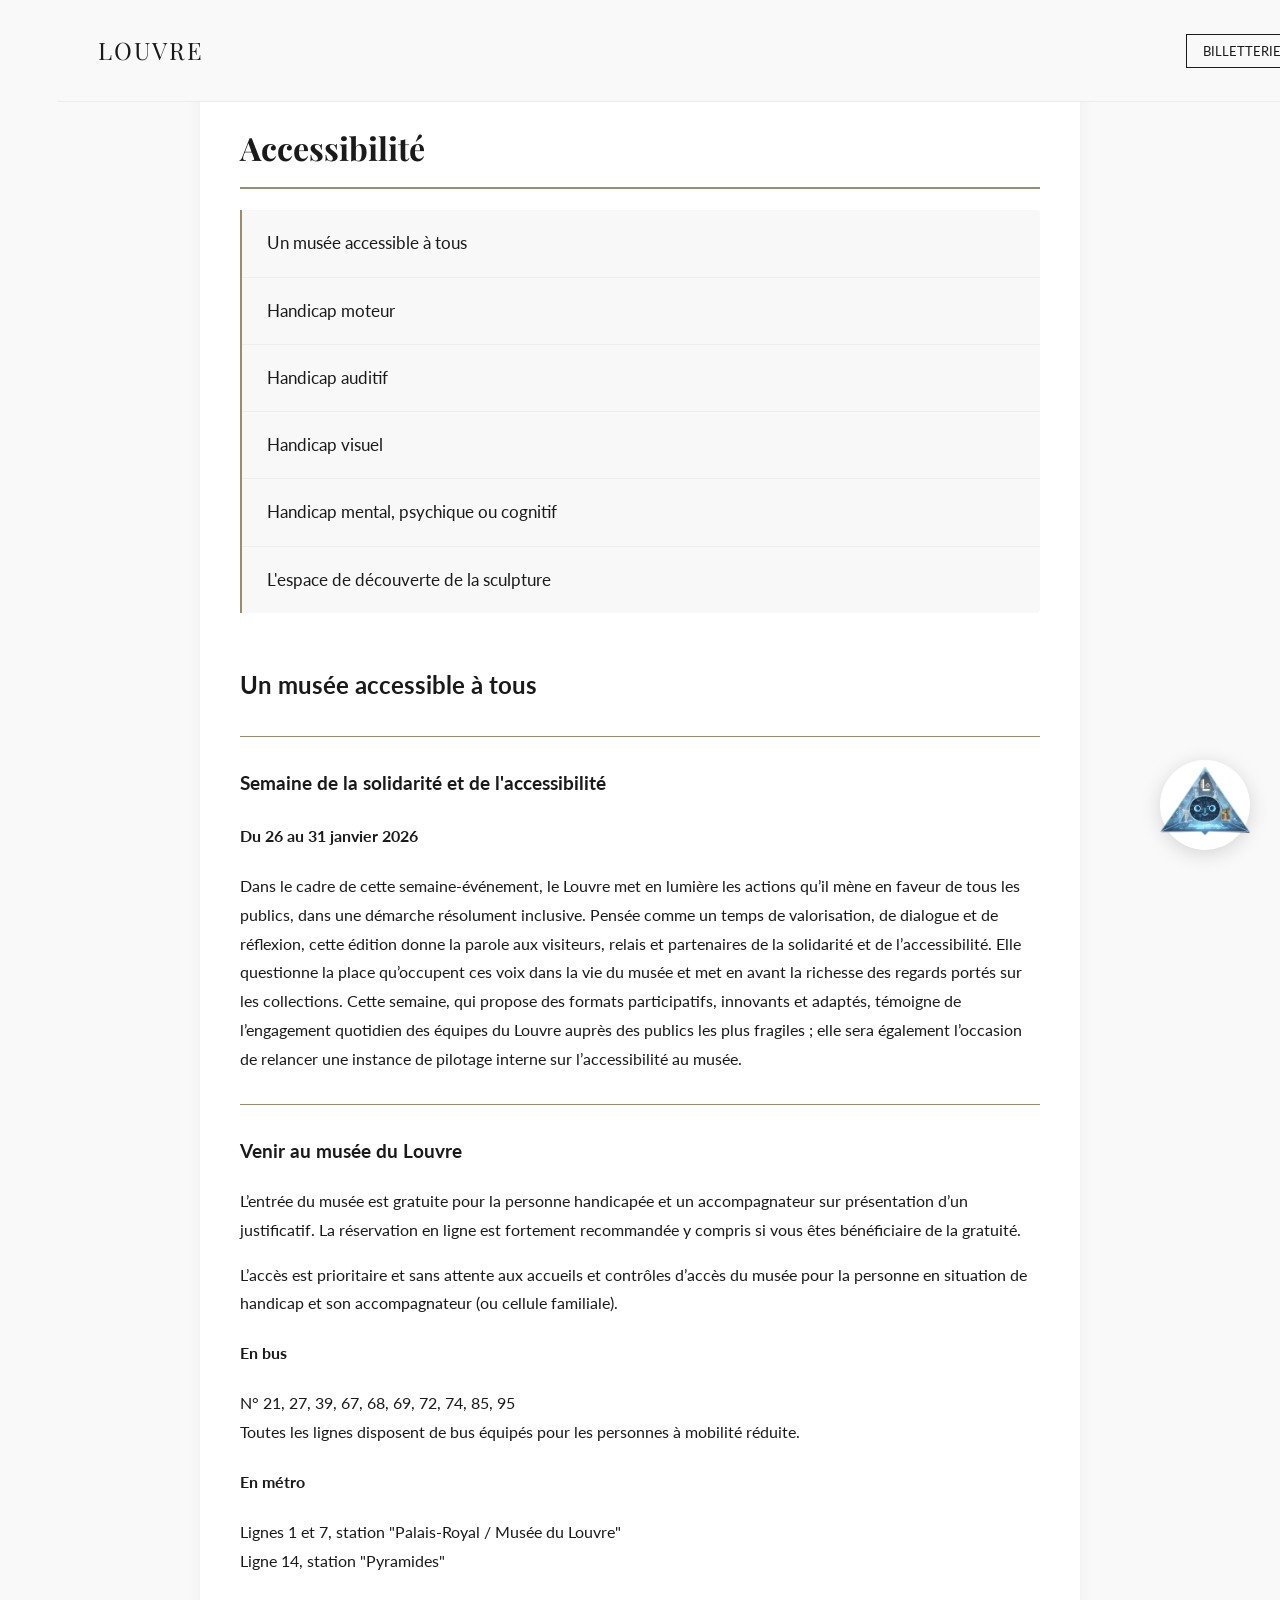
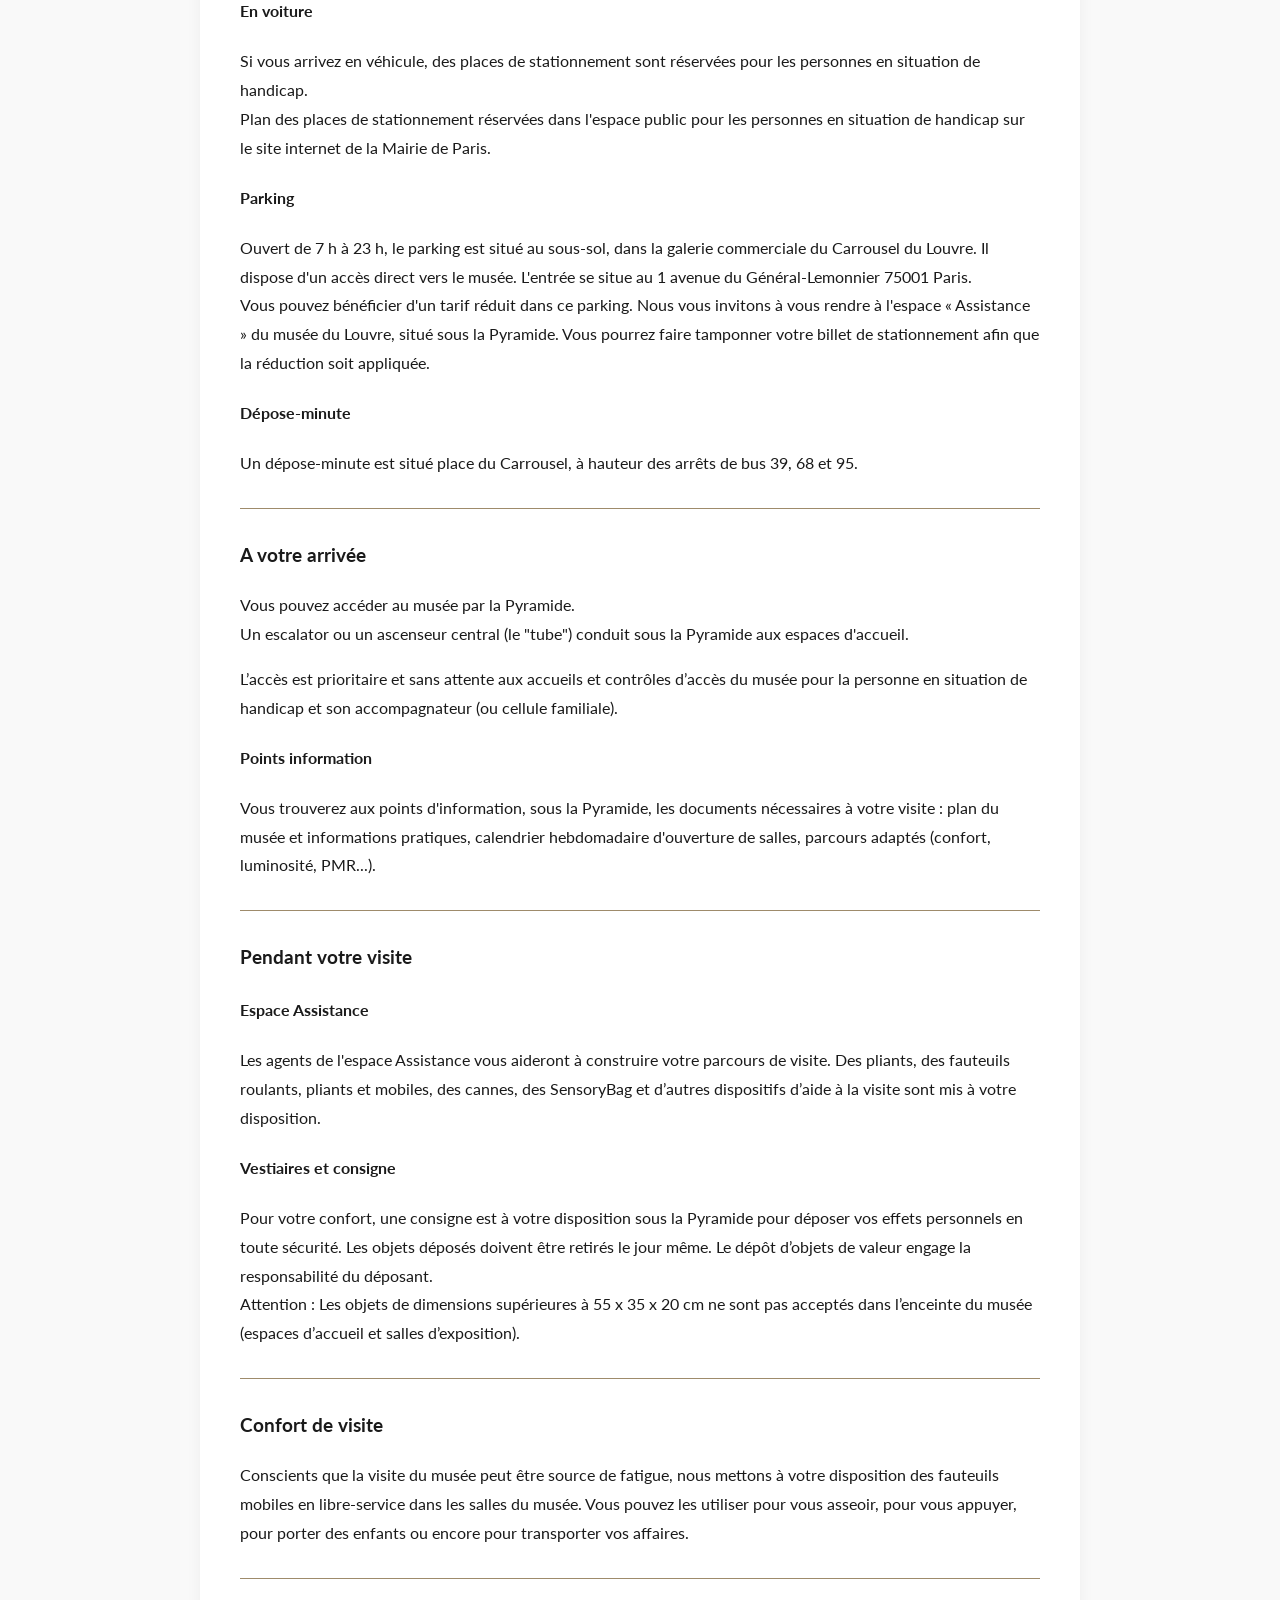
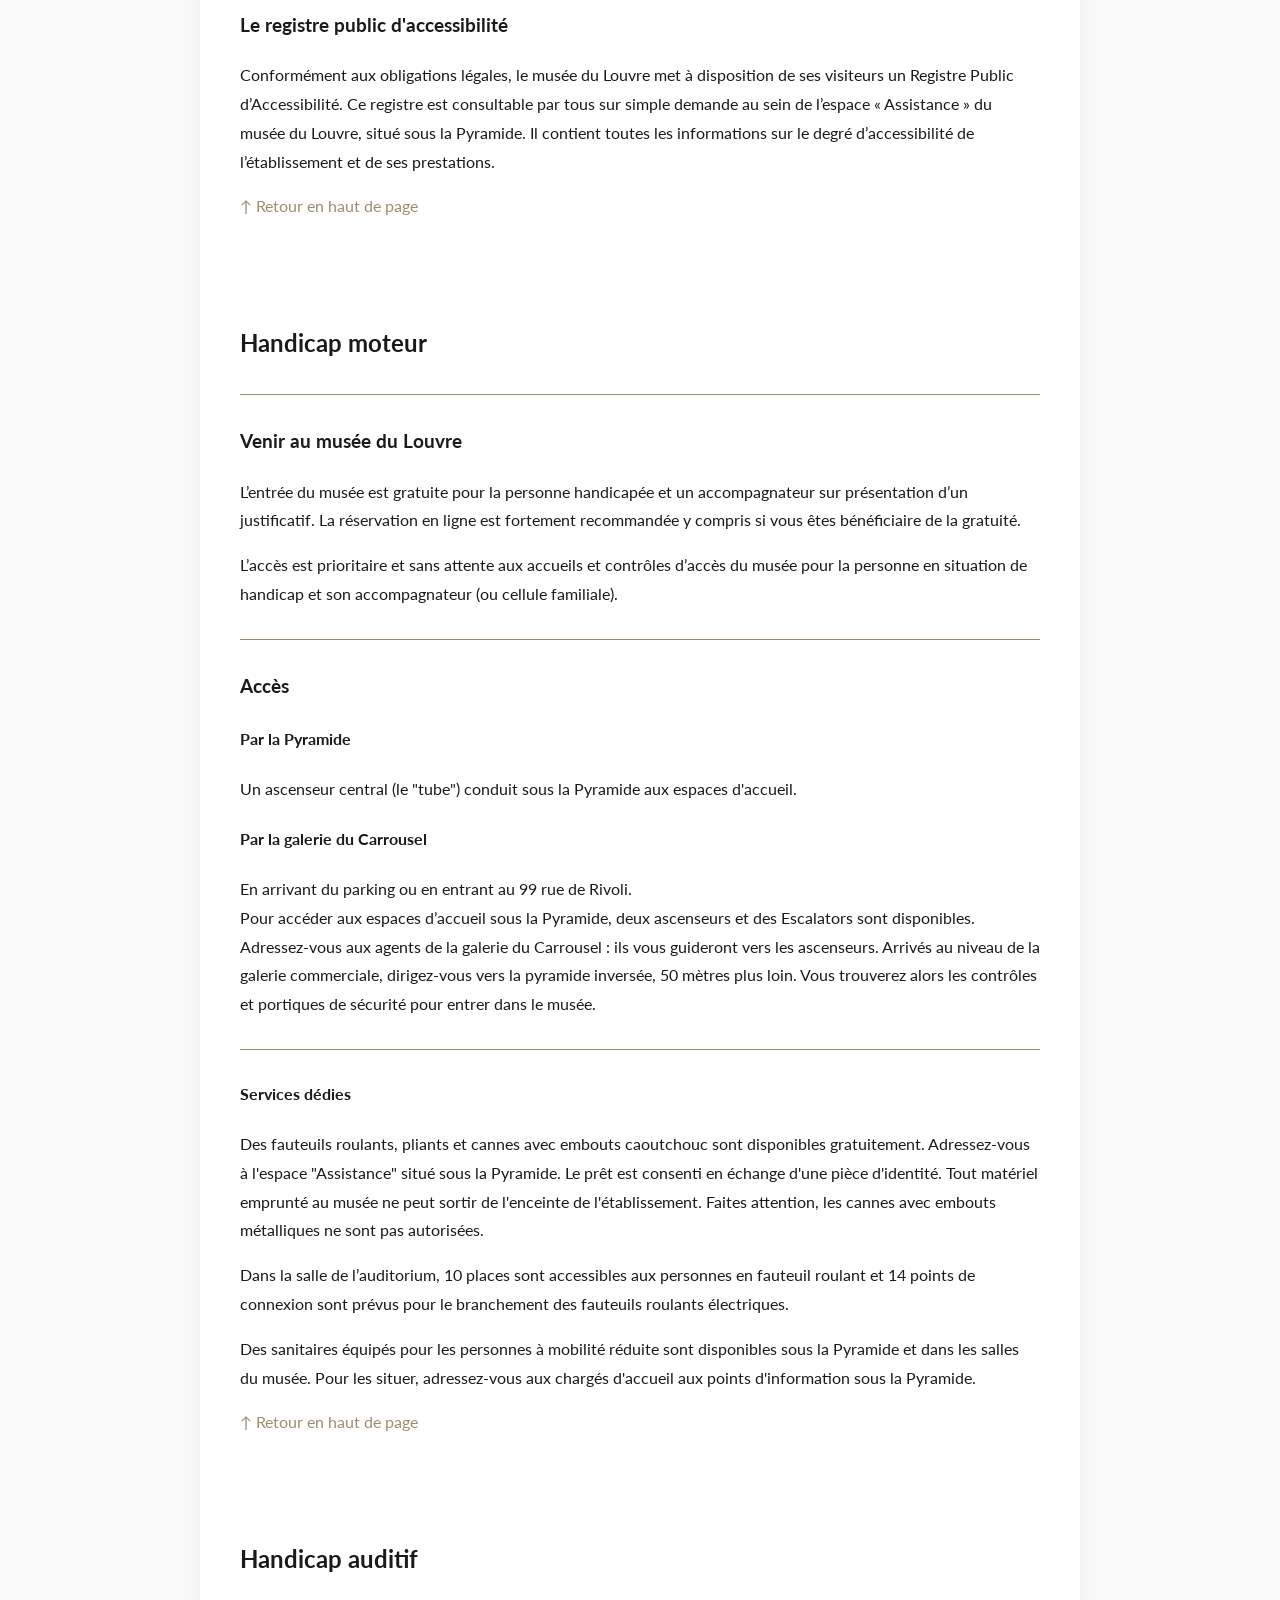
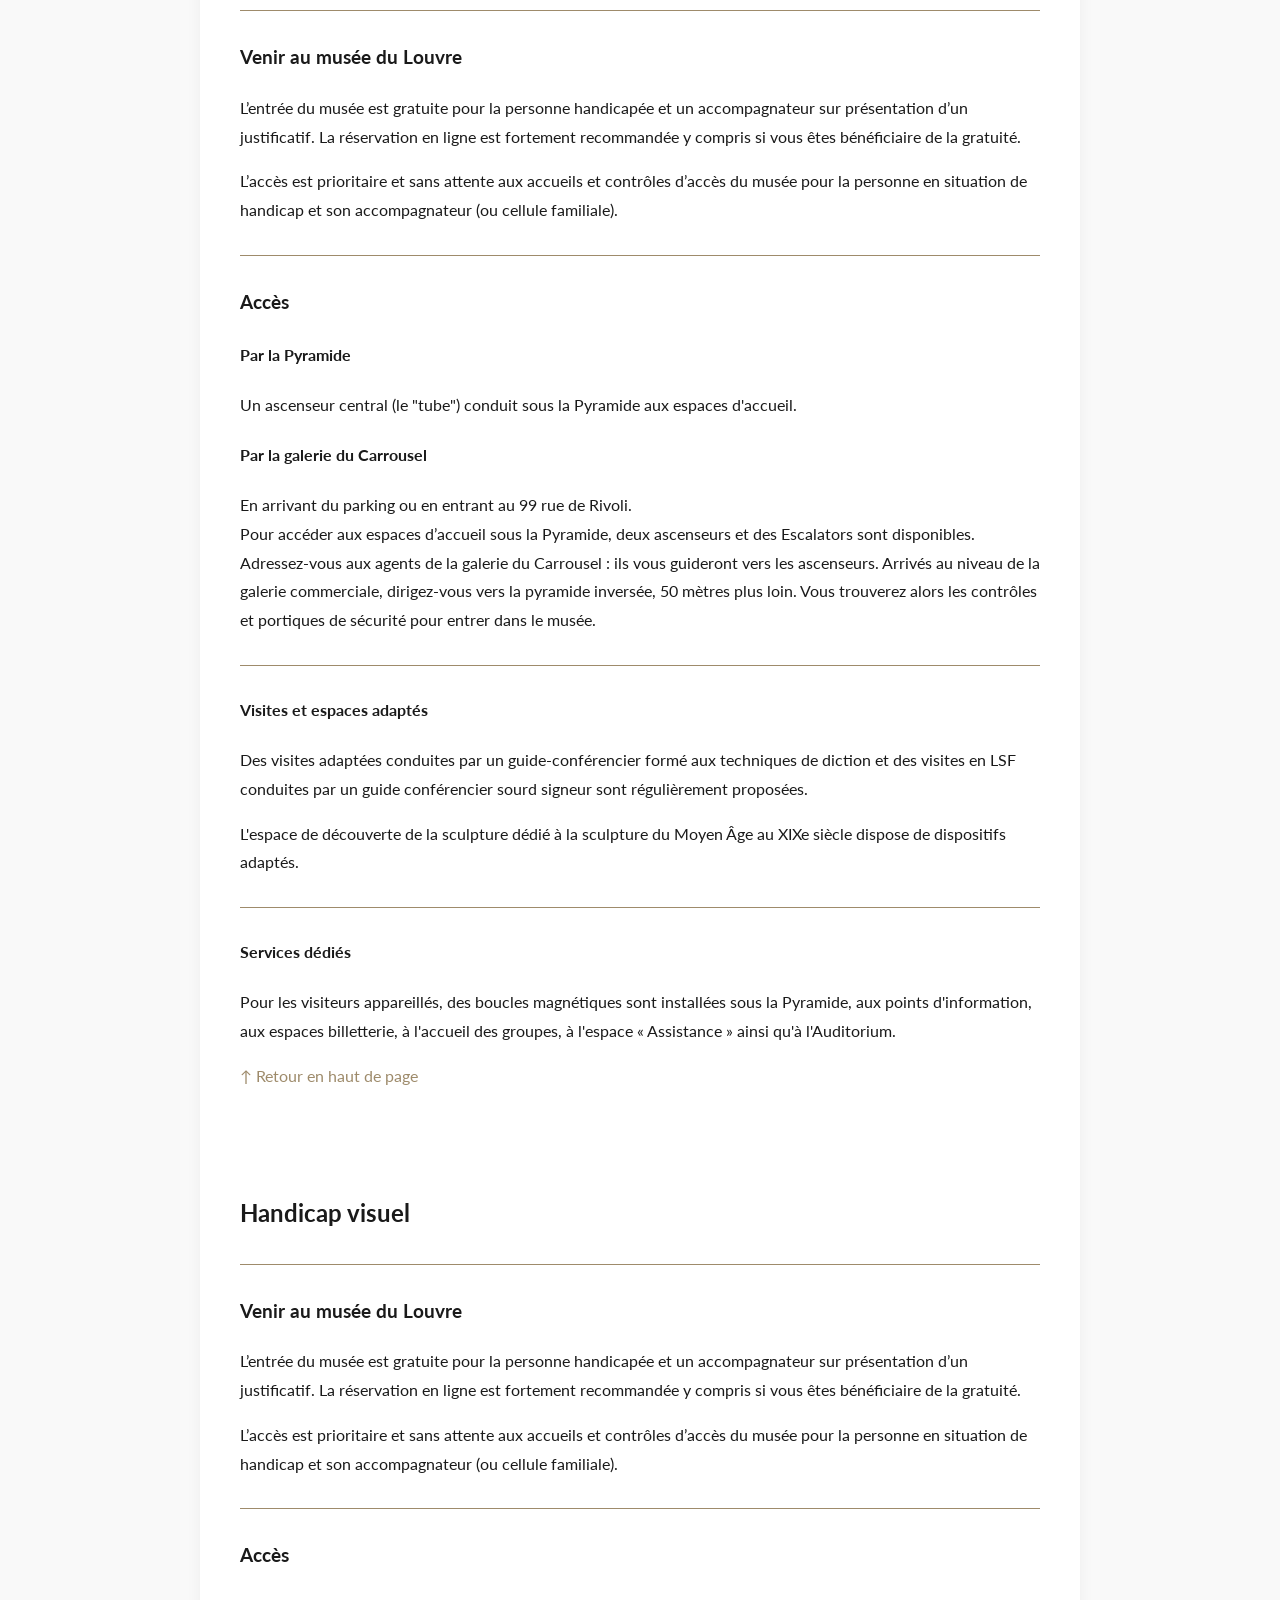
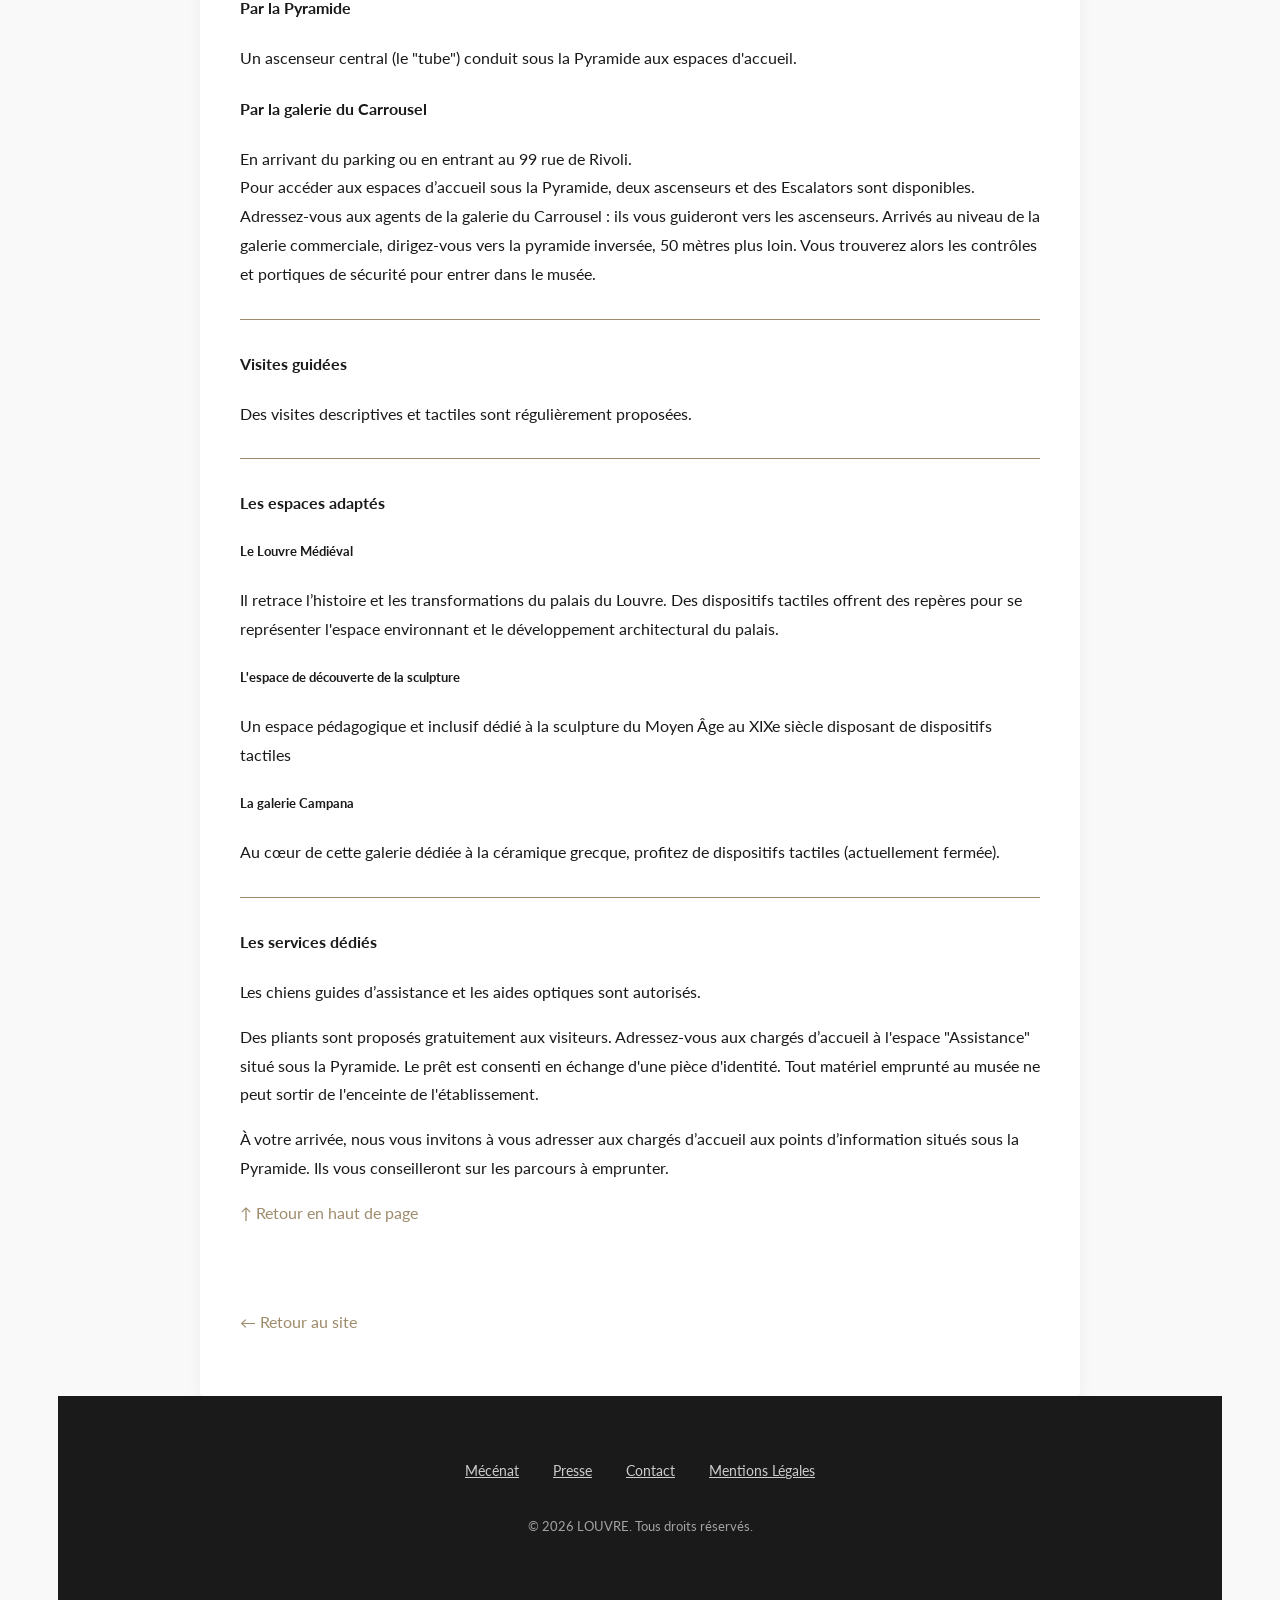
<file: public/accessibilite.html>
<!DOCTYPE html>
<html lang="fr">
<head>
    <meta charset="UTF-8">
    <title>Accessibilité - Louvre</title>
    <link href="https://fonts.googleapis.com/css2?family=Playfair+Display&family=Lato&display=swap" rel="stylesheet">
    <link rel="stylesheet" href="/public/chatbot.css">
    <link rel="stylesheet" href="/public/general.css">

    <style>
        body { font-family: 'Lato', sans-serif; background: #f9f9f9; color: #1a1a1a; padding: 50px; line-height: 1.8; }
        .container { max-width: 800px; margin: 0 auto; background: white; padding: 40px; border-radius: 4px; box-shadow: 0 4px 15px rgba(0,0,0,0.05); }
        h1 { font-family: 'Playfair Display', serif; border-bottom: 2px solid #9e8b6b; padding-bottom: 10px; }
        .back-link { display: inline-block; margin-bottom: 20px; color: #9e8b6b; text-decoration: none; }
        .price-table { width: 100%; border-collapse: collapse; margin-top: 20px; }
        .price-table td { padding: 10px; border-bottom: 1px solid #eee; }
        .price-table td:last-child { text-align: right; font-weight: bold; }
    
    /* Défilement fluide lors du clic */
        html {
            scroll-behavior: smooth;
        }

        .anchor-menu {
            background: #f8f8f8; /* Gris très clair comme sur l'image */
            border-left: 2px solid #9e8b6b; /* Barre d'accentuation plus fine */
            margin-bottom: 30px;
            border-radius: 0 4px 4px 0; /* Optionnel : arrondit légèrement les coins droits */
        }

        .anchor-menu ul {
            list-style: none;
            padding: 0;
            margin: 0;
        }

        .anchor-menu li a {
            display: block;
            padding: 18px 25px; /* Plus d'espace pour un look aéré */
            color: #1a1a1a;
            text-decoration: none;
            border-bottom: 1px solid #eeeeee; /* Ligne de séparation plus discrète */
            font-size: 1.05rem;
            transition: all 0.2s ease-in-out;
        }

        /* On retire la bordure pour le dernier élément du menu */
        .anchor-menu li:last-child a {
            border-bottom: none;
        }

        .anchor-menu li a:hover {
            background: #f0f0f0;
            padding-left: 30px; /* Petit effet de décalage au survol */
            color: #005a5a;
        }

        /* Espacement pour les sections cibles */
        .info-section {
            padding-top: 110px; /* Ajusté selon la hauteur de ton header fixe si tu en as un */
            margin-top: -110px;
            margin-bottom: 60px;
        }

        /*petite barre de séparation*/
        .separator {
            border: 0;
            height: 1px;
            background: #9e8b6b; /* Gris très clair pour ne pas alourdir le design */
            margin: 30px auto;   /* Espacement au-dessus et en-dessous de la barre */
            width: 100%;         /* Prend toute la largeur du conteneur */
        }
                header {
            position: fixed;
            top: 0;
            width: 100%;
            background: rgba(249, 249, 249, 0.95);
            padding: 20px 0;
            z-index: 1000;
            border-bottom: 1px solid rgba(0,0,0,0.05);
        }
        /* Pour aligner le logo à gauche et le menu à droite */
        .nav-container {
            max-width: 1200px; /* Ajustez selon votre variable --container-width */
            margin: 0 auto;
            display: flex;
            justify-content: space-between;
            align-items: center;
            padding: 0 20px;
        }

        /* Pour que la liste de navigation ne fasse pas de points noirs */
        .nav-container nav ul {
            display: flex;
            list-style: none;
            gap: 20px;
        }

        /* Style du bouton billetterie s'il est présent */
        .btn-billet {
            border: 1px solid #1a1a1a;
            padding: 8px 16px;
            font-size: 0.8rem;
            text-transform: uppercase;
            text-decoration: none;
            color: #1a1a1a;
        }
        .logo { font-family: var(--font-serif); font-size: 1.5rem; letter-spacing: 2px; text-transform: uppercase; }
        /* --- 7. FOOTER --- */
        footer {
            background: var(--text-color);
            color: var(--white);
            padding: 60px 20px;
            text-align: center;
        }
        
        .footer-links { margin-bottom: 30px; }
        .footer-links a { color: #ccc; margin: 0 15px; font-size: 0.9rem; }
        .copyright { font-size: 0.8rem; opacity: 0.6; }

        /* MOBILE RESPONSIVE */
        @media (max-width: 768px) {
            .hero h1 { font-size: 2.5rem; }
            .nav-container { flex-direction: column; gap: 20px; }
            nav ul { gap: 20px; font-size: 0.8rem; }
            .infos-container { flex-direction: column; }
        }
    </style>
</head>
<body>
        <header>
    <div class="nav-container">
        <div class="logo">
            <a href="index.html" style="text-decoration: none; color: inherit;">Louvre</a>
        </div>
        
        <nav>
            <ul>
                <li><a href="billetterie.html" class="btn-billet">Billetterie</a></li>
            </ul>
        </nav>
    </div>
</header>
    <div class="container">
        <h1>Accessibilité</h1>

    <nav class="anchor-menu">
        <ul>
            <li><a href="#accessible-tous">Un musée accessible à tous</a></li>
            <li><a href="#moteur">Handicap moteur</a></li>
            <li><a href="#auditif">Handicap auditif</a></li>
            <li><a href="#visuel">Handicap visuel</a></li>
            <li><a href="#mental">Handicap mental, psychique ou cognitif</a></li>
            <li><a href="#sculpture">L'espace de découverte de la sculpture</a></li>
        </ul>
    </nav>

    <section id="accessible-tous" class="info-section">
        <h2>Un musée accessible à tous</h2>
        <hr class="separator">
        <h3>Semaine de la solidarité et de l'accessibilité</h3>
        <h4>Du 26 au 31 janvier 2026</h4>
        <p>Dans le cadre de cette semaine-événement, le Louvre met en lumière les actions qu’il mène en faveur de tous les publics, dans une démarche résolument inclusive. 
            Pensée comme un temps de valorisation, de dialogue et de réflexion, cette édition donne la parole aux visiteurs, relais et partenaires de la solidarité et de l’accessibilité. 
            Elle questionne la place qu’occupent ces voix dans la vie du musée et met en avant la richesse des regards portés sur les collections. 
            Cette semaine, qui propose des formats participatifs, innovants et adaptés, témoigne de l’engagement quotidien des équipes du Louvre auprès des publics les plus fragiles ; elle sera également l’occasion de relancer une instance de pilotage interne sur l’accessibilité au musée.</p>
        <hr class="separator">
            <h3>Venir au musée du Louvre</h3>
        <p>L’entrée du musée est gratuite pour la personne handicapée et un accompagnateur sur présentation d’un justificatif. 
            La réservation en ligne est fortement recommandée y compris si vous êtes bénéficiaire de la gratuité.</p>
        <p>L’accès est prioritaire et sans attente aux accueils et contrôles d’accès du musée pour la personne en situation de handicap et son accompagnateur (ou cellule familiale).</p>
        <h4>En bus</h4>
        <p>N° 21, 27, 39, 67, 68, 69, 72, 74, 85, 95 <br>
        Toutes les lignes disposent de bus équipés pour les personnes à mobilité réduite.</p>
        <h4>En métro</h4>
        <p>Lignes 1 et 7, station "Palais-Royal / Musée du Louvre"<br>
        Ligne 14, station "Pyramides"</p>
        <h4>En voiture</h4>
        <p>Si vous arrivez en véhicule, des places de stationnement sont réservées pour les personnes en situation de handicap. <br>
        Plan des places de stationnement réservées dans l'espace public pour les personnes en situation de handicap sur le site internet de la Mairie de Paris.</p>
        <h4>Parking</h4>
        <p>Ouvert de 7 h à 23 h, le parking est situé au sous-sol, dans la galerie commerciale du Carrousel du Louvre. Il dispose d'un accès direct vers le musée. L'entrée se situe au 1 avenue du Général-Lemonnier 75001 Paris.
        <br>Vous pouvez bénéficier d'un tarif réduit dans ce parking. Nous vous invitons à vous rendre à l'espace « Assistance » du musée du Louvre, situé sous la Pyramide. Vous pourrez faire tamponner votre billet de stationnement afin que la réduction soit appliquée.</p>
        <h4>Dépose-minute</h4>
        <p>Un dépose-minute est situé place du Carrousel, à hauteur des arrêts de bus 39, 68 et 95.</p>
        <hr class="separator">
        <h3>A votre arrivée</h3>
        <p>Vous pouvez accéder au musée par la Pyramide.<br>
        Un escalator ou un ascenseur central (le "tube") conduit sous la Pyramide aux espaces d'accueil.</p>
        <p>L’accès est prioritaire et sans attente aux accueils et contrôles d’accès du musée pour la personne en situation de handicap et son accompagnateur (ou cellule familiale).</p>
        <h4>Points information</h4>
        <p>Vous trouverez aux points d'information, sous la Pyramide, les documents nécessaires à votre visite : plan du musée et informations pratiques, calendrier hebdomadaire d'ouverture de salles, parcours adaptés (confort, luminosité, PMR...).</p>
        <hr class="separator">
        <h3>Pendant votre visite</h3>
        <h4>Espace Assistance</h4>
        <p>Les agents de l'espace Assistance vous aideront à construire votre parcours de visite. Des pliants, des fauteuils roulants, pliants et mobiles, des cannes, des SensoryBag et d’autres dispositifs d’aide à la visite sont mis à votre disposition.</p>
        <h4>Vestiaires et consigne</h4>
        <p>Pour votre confort, une consigne est à votre disposition sous la Pyramide pour déposer vos effets personnels en toute sécurité. Les objets déposés doivent être retirés le jour même. Le dépôt d’objets de valeur engage la responsabilité du déposant. 
        <br>Attention : Les objets de dimensions supérieures à 55 x 35 x 20 cm ne sont pas acceptés dans l’enceinte du musée (espaces d’accueil et salles d’exposition). </p>
        <hr class="separator">
        <h3>Confort de visite</h3>
        <p>Conscients que la visite du musée peut être source de fatigue, nous mettons à votre disposition des fauteuils mobiles en libre-service dans les salles du musée. Vous pouvez les utiliser pour vous asseoir, pour vous appuyer, pour porter des enfants ou encore pour transporter vos affaires.</p>
        <hr class="separator">
        <h3>Le registre public d'accessibilité</h3>
        <p>Conformément aux obligations légales, le musée du Louvre met à disposition de ses visiteurs un Registre Public d’Accessibilité. Ce registre est consultable par tous sur simple demande au sein de l’espace « Assistance » du musée du Louvre, situé sous la Pyramide. 
        Il contient toutes les informations sur le degré d’accessibilité de l’établissement et de ses prestations.</p>
    <a href="accessibilite.html" class="back-link">↑ Retour en haut de page</a>
    </section>

    <section id="moteur" class="info-section">
        <h2>Handicap moteur</h2>
        <hr class="separator">
        <h3>Venir au musée du Louvre</h3>
        <p>L’entrée du musée est gratuite pour la personne handicapée et un accompagnateur sur présentation d’un justificatif. 
        La réservation en ligne est fortement recommandée y compris si vous êtes bénéficiaire de la gratuité.</p>
        <p>L’accès est prioritaire et sans attente aux accueils et contrôles d’accès du musée pour la personne en situation de handicap et son accompagnateur (ou cellule familiale).</p>
        <hr class="separator">
        <h3>Accès</h3>
        <h4>Par la Pyramide</h4>
        <p>Un ascenseur central (le "tube") conduit sous la Pyramide aux espaces d'accueil.</p>
        <h4>Par la galerie du Carrousel</h4>
        <p>En arrivant du parking ou en entrant au 99 rue de Rivoli.
        <br>Pour accéder aux espaces d’accueil sous la Pyramide, deux ascenseurs et des Escalators sont disponibles.
        <br>Adressez-vous aux agents de la galerie du Carrousel : ils vous guideront vers les ascenseurs. 
        Arrivés au niveau de la galerie commerciale, dirigez-vous vers la pyramide inversée, 50 mètres plus loin.
        Vous trouverez alors les contrôles et portiques de sécurité pour entrer dans le musée.</p>
        <hr class="separator">
        <h4>Services dédies</h4>
        <p>Des fauteuils roulants, pliants et cannes avec embouts caoutchouc sont disponibles gratuitement. Adressez-vous à l'espace "Assistance" situé sous la Pyramide. Le prêt est consenti en échange d'une pièce d'identité. 
        Tout matériel emprunté au musée ne peut sortir de l'enceinte de l'établissement. 
        Faites attention, les cannes avec embouts métalliques ne sont pas autorisées.</p>
        <p>Dans la salle de l’auditorium, 10 places sont accessibles aux personnes en fauteuil roulant et 14 points de connexion sont prévus pour le branchement des fauteuils roulants électriques.</p>
        <p>Des sanitaires équipés pour les personnes à mobilité réduite sont disponibles sous la Pyramide et dans les salles du musée. Pour les situer, adressez-vous aux chargés d'accueil aux points d'information sous la Pyramide.</p>
        <a href="accessibilite.html" class="back-link">↑ Retour en haut de page</a>
    </section>

    <section id="auditif" class="info-section">
        <h2>Handicap auditif</h2>
        <hr class="separator">
        <h3>Venir au musée du Louvre</h3>
        <p>L’entrée du musée est gratuite pour la personne handicapée et un accompagnateur sur présentation d’un justificatif. 
        La réservation en ligne est fortement recommandée y compris si vous êtes bénéficiaire de la gratuité.</p>
        <p>L’accès est prioritaire et sans attente aux accueils et contrôles d’accès du musée pour la personne en situation de handicap et son accompagnateur (ou cellule familiale).</p>
        <hr class="separator">
        <h3>Accès</h3>
        <h4>Par la Pyramide</h4>
        <p>Un ascenseur central (le "tube") conduit sous la Pyramide aux espaces d'accueil.</p>
        <h4>Par la galerie du Carrousel</h4>
        <p>En arrivant du parking ou en entrant au 99 rue de Rivoli.
        <br>Pour accéder aux espaces d’accueil sous la Pyramide, deux ascenseurs et des Escalators sont disponibles.
        <br>Adressez-vous aux agents de la galerie du Carrousel : ils vous guideront vers les ascenseurs. 
        Arrivés au niveau de la galerie commerciale, dirigez-vous vers la pyramide inversée, 50 mètres plus loin.
        Vous trouverez alors les contrôles et portiques de sécurité pour entrer dans le musée.</p>
        <hr class="separator">
        <h4>Visites et espaces adaptés</h4>
        <p>Des visites adaptées conduites par un guide-conférencier formé aux techniques de diction et des visites en LSF conduites par un guide conférencier sourd signeur sont régulièrement proposées. </p>
        <p>L'espace de découverte de la sculpture dédié à la sculpture du Moyen Âge au XIXe siècle dispose de dispositifs adaptés.</p>
        <hr class="separator">
        <h4>Services dédiés</h4>
        <p>Pour les visiteurs appareillés, des boucles magnétiques sont installées sous la Pyramide, aux points d'information, aux espaces billetterie, à l'accueil des groupes, à l'espace « Assistance » ainsi qu'à l'Auditorium.</p>
    <a href="accessibilite.html" class="back-link">↑ Retour en haut de page</a>
    </section>

    <section id="visuel" class="info-section">
        <h2>Handicap visuel</h2>
        <hr class="separator">
        <h3>Venir au musée du Louvre</h3>
        <p>L’entrée du musée est gratuite pour la personne handicapée et un accompagnateur sur présentation d’un justificatif. 
        La réservation en ligne est fortement recommandée y compris si vous êtes bénéficiaire de la gratuité.</p>
        <p>L’accès est prioritaire et sans attente aux accueils et contrôles d’accès du musée pour la personne en situation de handicap et son accompagnateur (ou cellule familiale).</p>
        <hr class="separator">
        <h3>Accès</h3>
        <h4>Par la Pyramide</h4>
        <p>Un ascenseur central (le "tube") conduit sous la Pyramide aux espaces d'accueil.</p>
        <h4>Par la galerie du Carrousel</h4>
        <p>En arrivant du parking ou en entrant au 99 rue de Rivoli.
        <br>Pour accéder aux espaces d’accueil sous la Pyramide, deux ascenseurs et des Escalators sont disponibles.
        <br>Adressez-vous aux agents de la galerie du Carrousel : ils vous guideront vers les ascenseurs. 
        Arrivés au niveau de la galerie commerciale, dirigez-vous vers la pyramide inversée, 50 mètres plus loin.
        Vous trouverez alors les contrôles et portiques de sécurité pour entrer dans le musée.</p>
        <hr class="separator">
        <h4>Visites guidées</h4>
        <p>Des visites descriptives et tactiles sont régulièrement proposées.</p>
        <hr class="separator">
        <h4>Les espaces adaptés</h4>
        <h5>Le Louvre Médiéval</h5>
        <p>Il retrace l’histoire et les transformations du palais du Louvre. Des dispositifs tactiles offrent des repères pour se représenter l'espace environnant et le développement architectural du palais.</p>
        <h5>L'espace de découverte de la sculpture</h5>
        <p>Un espace pédagogique et inclusif dédié à la sculpture du Moyen Âge au XIXe siècle disposant de dispositifs tactiles</p>
        <h5>La galerie Campana</h5>
        <p>Au cœur de cette galerie dédiée à la céramique grecque, profitez de dispositifs tactiles (actuellement fermée).</p>
        <hr class="separator">
        <h4>Les services dédiés</h4>
        <p>Les chiens guides d’assistance et les aides optiques sont autorisés.</p>
        <p>Des pliants sont proposés gratuitement aux visiteurs. Adressez-vous aux chargés d’accueil à l'espace "Assistance" situé sous la Pyramide. Le prêt est consenti en échange d'une pièce d'identité. Tout matériel emprunté au musée ne peut sortir de l'enceinte de l'établissement.</p>
        <p>À votre arrivée, nous vous invitons à vous adresser aux chargés d’accueil aux points d’information situés sous la Pyramide. Ils vous conseilleront sur les parcours à emprunter.</p>
    <a href="accessibilite.html" class="back-link">↑ Retour en haut de page</a>    
    </section>

        <a href="index.html" class="back-link">← Retour au site</a>
        
    </div>

    <footer>
        <div class="footer-links">
            <a href="#">Mécénat</a>
            <a href="#">Presse</a>
            <a href="#">Contact</a>
            <a href="#">Mentions Légales</a>
        </div>
        <p class="copyright">&copy; 2026 LOUVRE. Tous droits réservés.</p>
    </footer>


    <div id="chatbot"></div>

    <script src="/public/chatbot.js"></script>

    <script>
        fetch("/public/chatbot.html")
            .then(response => response.text())
            .then(html => {
                // Injection du HTML
                document.getElementById("chatbot").innerHTML = html;
                
                // Initialisation des événements (Entrée/Clic) maintenant que le HTML existe
                if (typeof initChatbot === "function") {
                    initChatbot();
                } else {
                    console.error("La fonction initChatbot n'est pas chargée.");
                }
            })
            .catch(err => console.error("Erreur chargement chatbot:", err));
    </script>

</body>
</html>
</file>
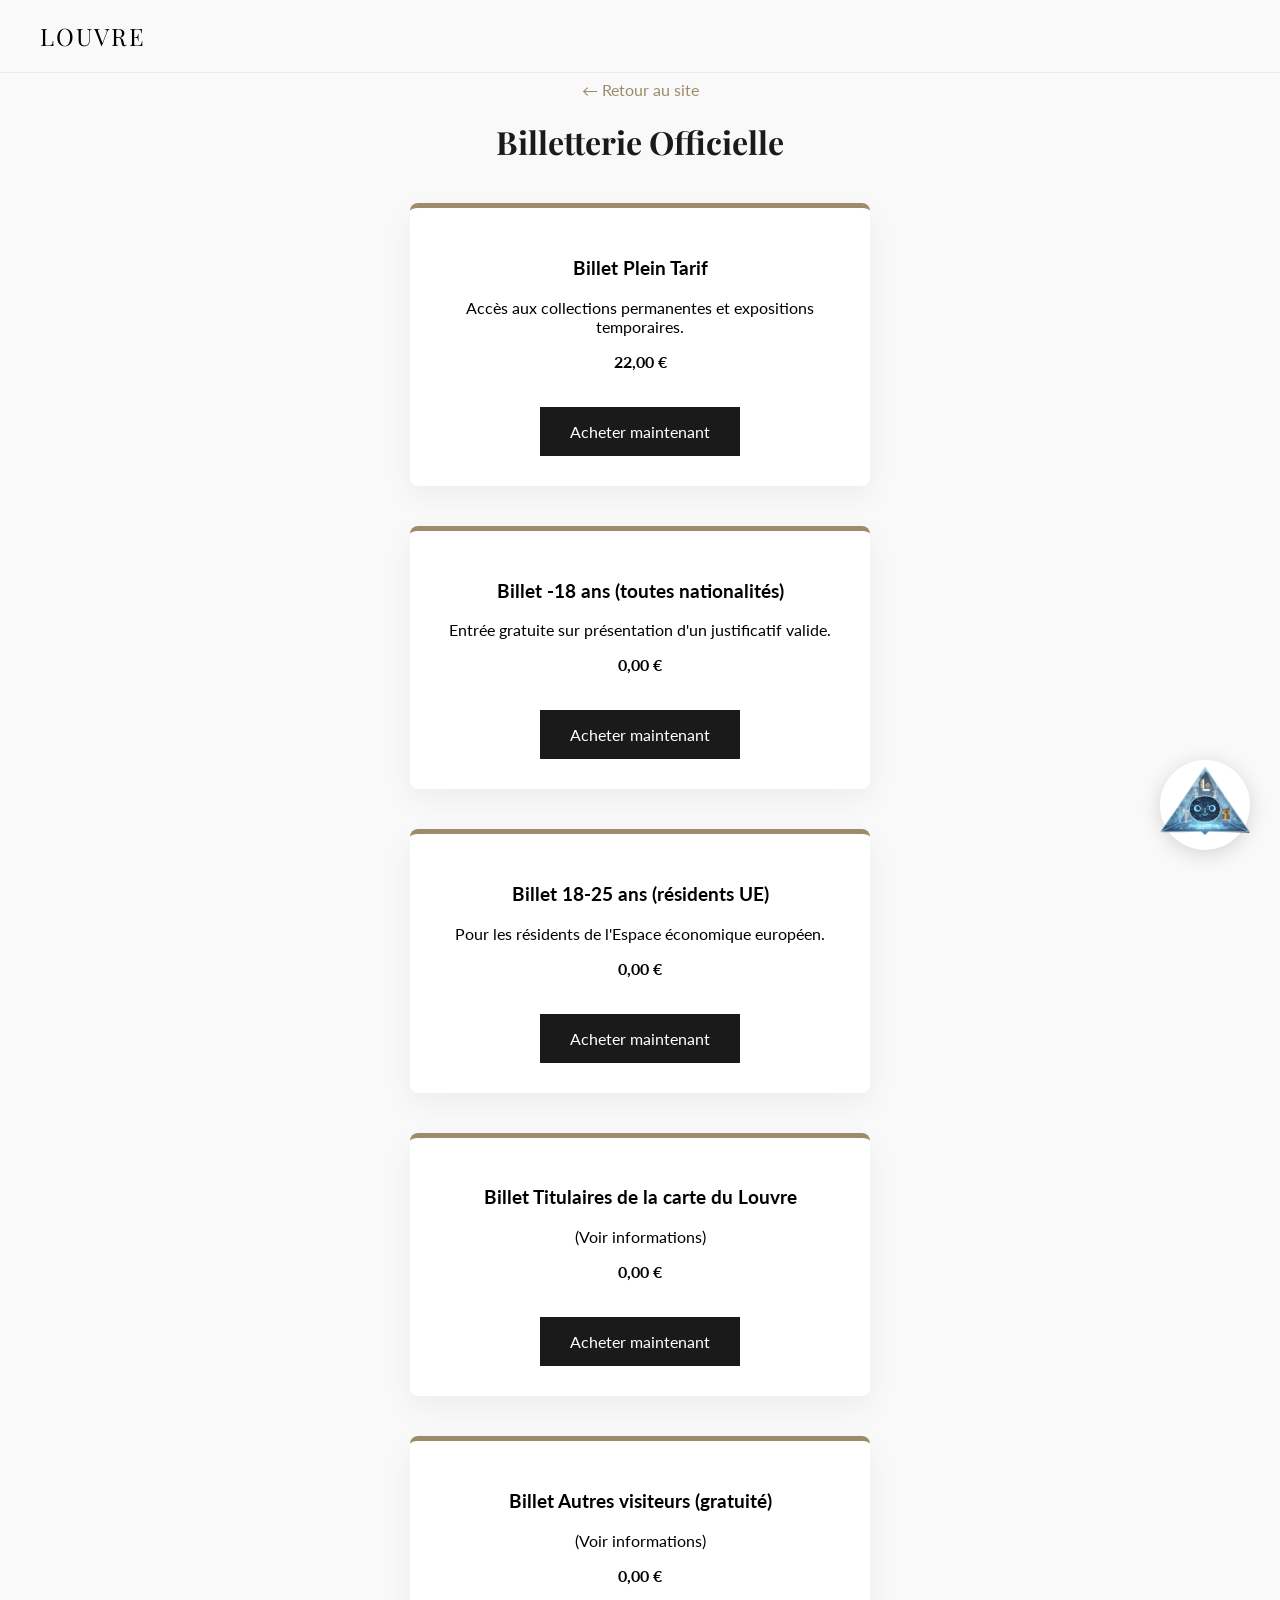
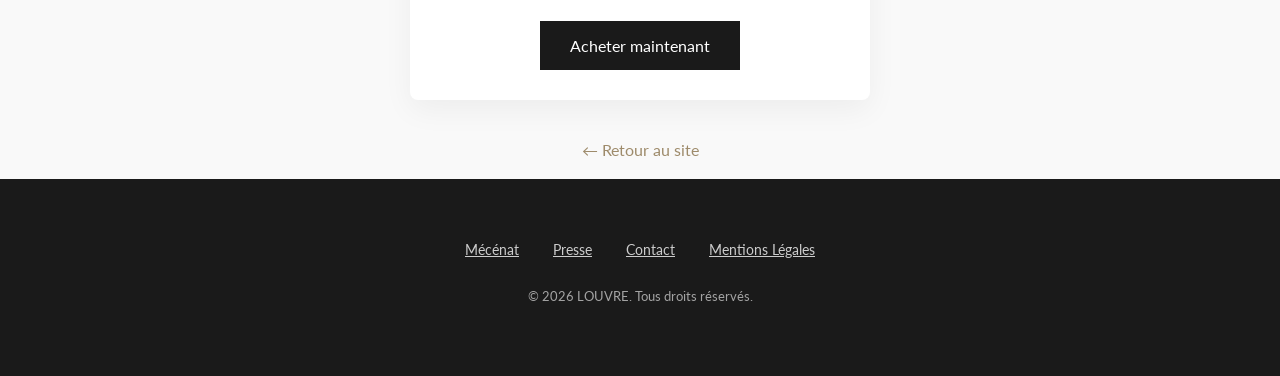
<file: public/billetterie.html>
<!DOCTYPE html>
<html lang="fr">
<head>
    <meta charset="UTF-8">
    <title>Billetterie - Musée du Louvre</title>
    <link href="https://fonts.googleapis.com/css2?family=Playfair+Display&family=Lato&display=swap" rel="stylesheet">
    <link rel="stylesheet" href="/public/chatbot.css">
    <link rel="stylesheet" href="/public/general.css">
    <style>
        body { 
            font-family: 'Lato', sans-serif; 
            background: #f9f9f9; 
            text-align: center; /* Attention : ceci centre tout, y compris le chatbot si on ne le force pas */
            padding-top: 50px;
            margin: 0;
        }
        h1 { font-family: 'Playfair Display', serif; color: #1a1a1a; }
        .ticket-card { 
            background: white; max-width: 400px; margin: 40px auto; 
            padding: 30px; border-radius: 8px; box-shadow: 0 10px 30px rgba(0,0,0,0.05);
            border-top: 5px solid #9e8b6b;
        }
        .btn-pay { 
            display: inline-block; background: #1a1a1a; color: white; 
            padding: 15px 30px; text-decoration: none; margin-top: 20px; 
        }
        .back-link { display: block; margin-top: 30px; color: #9e8b6b; text-decoration: none; }

        /* FIX SPÉCIFIQUE : On force l'alignement à gauche pour le chatbot 
           pour contrer le text-align:center du body */
        #chatbot {
            text-align: left;
        }
                header {
            position: fixed;
            top: 0;
            width: 100%;
            background: rgba(249, 249, 249, 0.95);
            padding: 20px 0;
            z-index: 1000;
            border-bottom: 1px solid rgba(0,0,0,0.05);
        }
        /* Pour aligner le logo à gauche et le menu à droite */
        .nav-container {
            max-width: 1200px; /* Ajustez selon votre variable --container-width */
            margin: 0 auto;
            display: flex;
            justify-content: space-between;
            align-items: center;
            padding: 0 20px;
        }

        /* Pour que la liste de navigation ne fasse pas de points noirs */
        nav ul {
            display: flex;
            list-style: none;
            gap: 20px;
        }

        /* Style du bouton billetterie s'il est présent */
        .btn-billet {
            border: 1px solid #1a1a1a;
            padding: 8px 16px;
            font-size: 0.8rem;
            text-transform: uppercase;
            text-decoration: none;
            color: #1a1a1a;
        }
        .logo { font-family: var(--font-serif); font-size: 1.5rem; letter-spacing: 2px; text-transform: uppercase; }
        /* --- 7. FOOTER --- */
        footer {
            background: var(--text-color);
            color: var(--white);
            padding: 60px 20px;
            text-align: center;
            margin-top: 20px;
        }
        
        .footer-links { margin-bottom: 30px; }
        .footer-links a { color: #ccc; margin: 0 15px; font-size: 0.9rem; }
        .copyright { font-size: 0.8rem; opacity: 0.6; }

        /* MOBILE RESPONSIVE */
        @media (max-width: 768px) {
            .hero h1 { font-size: 2.5rem; }
            .nav-container { flex-direction: column; gap: 20px; }
            nav ul { gap: 20px; font-size: 0.8rem; }
            .infos-container { flex-direction: column; }
        }
    </style>
</head>
<body>
        <header>
    <div class="nav-container">
        <div class="logo">
            <a href="index.html" style="text-decoration: none; color: inherit;">Louvre</a>
        </div>
    </div>
</header>
    <a href="index.html" class="back-link">← Retour au site</a>
    <h1>Billetterie Officielle</h1>
    
    <div class="ticket-card">
        <h3>Billet Plein Tarif</h3>
        <p>Accès aux collections permanentes et expositions temporaires.</p>
        <p><strong>22,00 €</strong></p>
        <a href="#" class="btn-pay">Acheter maintenant</a>
    </div>

    <div class="ticket-card">
        <h3>Billet -18 ans (toutes nationalités)</h3>
        <p>Entrée gratuite sur présentation d'un justificatif valide.</p>
        <p><strong>0,00 €</strong></p>
        <a href="#" class="btn-pay">Acheter maintenant</a>
    </div>

    <div class="ticket-card">
        <h3>Billet 18-25 ans (résidents UE)</h3>
        <p>Pour les résidents de l'Espace économique européen.</p>
        <p><strong>0,00 €</strong></p>
        <a href="#" class="btn-pay">Acheter maintenant</a>
    </div>

    <div class="ticket-card">
        <h3>Billet Titulaires de la carte du Louvre</h3>
        <p>(Voir informations)</p>
        <p><strong>0,00 €</strong></p>
        <a href="#" class="btn-pay">Acheter maintenant</a>
    </div>

    <div class="ticket-card">
        <h3>Billet Autres visiteurs (gratuité)</h3>
        <p>(Voir informations)</p>
        <p><strong>0,00 €</strong></p>
        <a href="#" class="btn-pay">Acheter maintenant</a>
    </div>

    <a href="index.html" class="back-link">← Retour au site</a>

    <footer>
        <div class="footer-links">
            <a href="#">Mécénat</a>
            <a href="#">Presse</a>
            <a href="#">Contact</a>
            <a href="#">Mentions Légales</a>
        </div>
        <p class="copyright">&copy; 2026 LOUVRE. Tous droits réservés.</p>
    </footer>

    <div id="chatbot"></div>

    <script src="/public/chatbot.js"></script>
    <script>
        fetch("/public/chatbot.html")
            .then(response => {
                if (!response.ok) throw new Error("Erreur HTTP " + response.status);
                return response.text();
            })
            .then(html => {
                document.getElementById("chatbot").innerHTML = html;
                
                // On vérifie que le script JS est bien chargé avant d'init
                if (typeof initChatbot === "function") {
                    initChatbot();
                } else {
                    console.error("Erreur : La fonction initChatbot n'est pas trouvée. Vérifiez le chemin de chatbot.js");
                }
            })
            .catch(err => console.error("Erreur chargement chatbot :", err));
    </script>

</body>
</html>
</file>
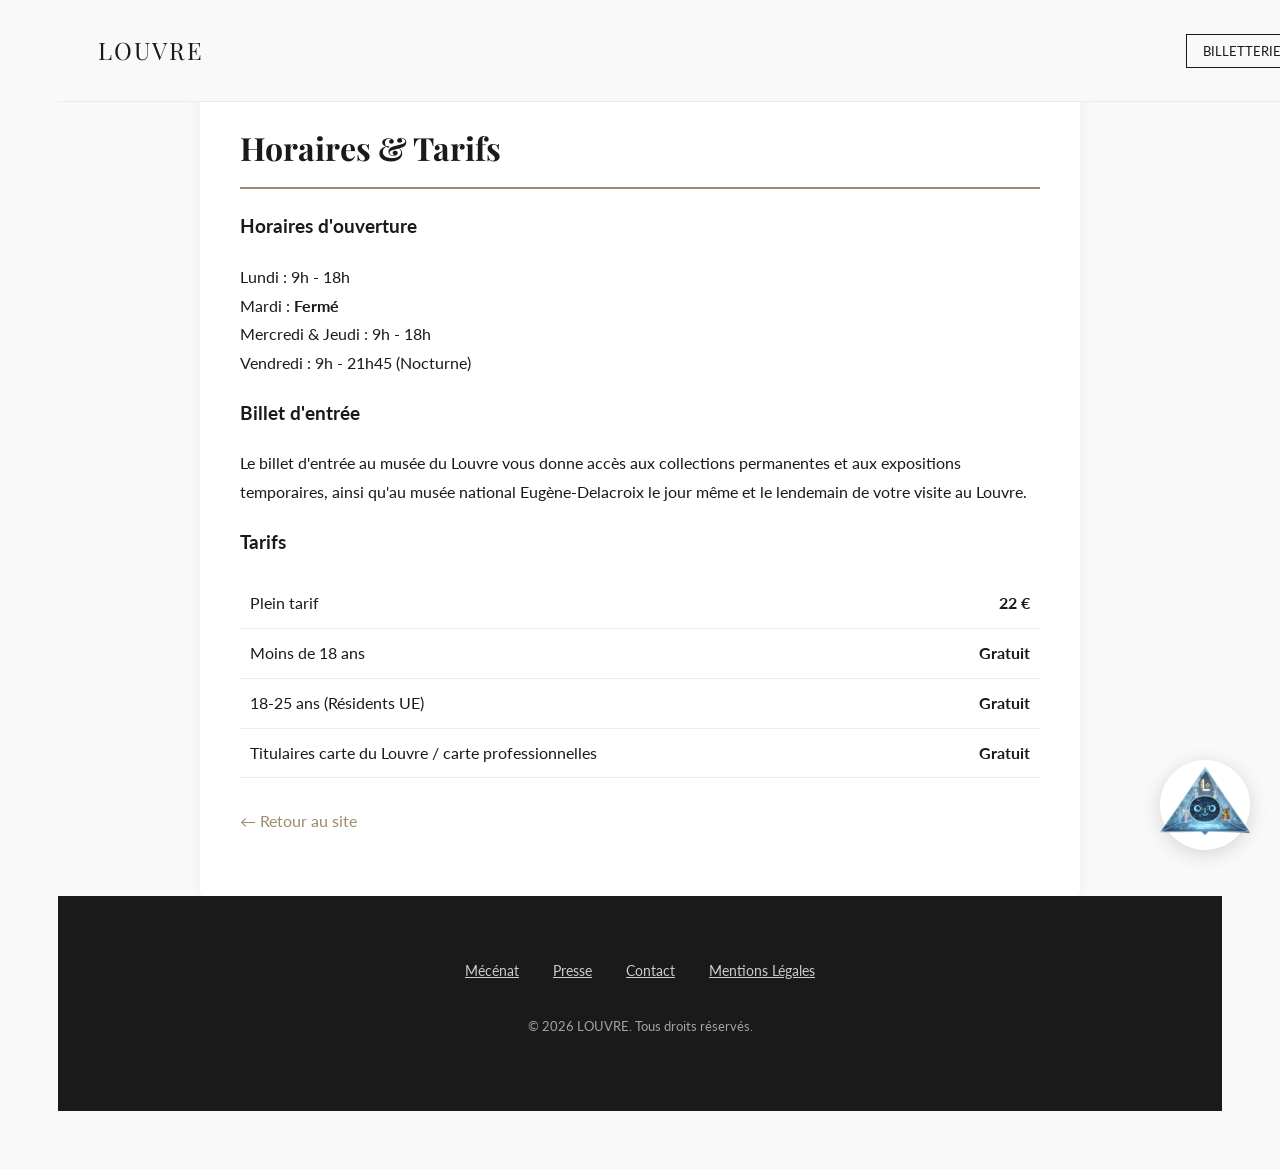
<file: public/horaires.html>
<!DOCTYPE html>
<html lang="fr">
<head>
    <meta charset="UTF-8">
    <title>Horaires & Tarifs - Louvre</title>
    <link href="https://fonts.googleapis.com/css2?family=Playfair+Display&family=Lato&display=swap" rel="stylesheet">
    <link rel="stylesheet" href="/public/chatbot.css">
    <link rel="stylesheet" href="/public/general.css">
    <style>
        body { font-family: 'Lato', sans-serif; background: #f9f9f9; color: #1a1a1a; padding: 50px; line-height: 1.8; }
        .container { max-width: 800px; margin: 0 auto; background: white; padding: 40px; border-radius: 4px; box-shadow: 0 4px 15px rgba(0,0,0,0.05); }
        h1 { font-family: 'Playfair Display', serif; border-bottom: 2px solid #9e8b6b; padding-bottom: 10px; }
        .back-link { display: inline-block; margin-bottom: 20px; color: #9e8b6b; text-decoration: none; }
        .price-table { width: 100%; border-collapse: collapse; margin-top: 20px; }
        .price-table td { padding: 10px; border-bottom: 1px solid #eee; }
        .price-table td:last-child { text-align: right; font-weight: bold; }
                header {
            position: fixed;
            top: 0;
            width: 100%;
            background: rgba(249, 249, 249, 0.95);
            padding: 20px 0;
            z-index: 1000;
            border-bottom: 1px solid rgba(0,0,0,0.05);
        }
        /* Pour aligner le logo à gauche et le menu à droite */
        .nav-container {
            max-width: 1200px; /* Ajustez selon votre variable --container-width */
            margin: 0 auto;
            display: flex;
            justify-content: space-between;
            align-items: center;
            padding: 0 20px;
        }

        /* Pour que la liste de navigation ne fasse pas de points noirs */
        nav ul {
            display: flex;
            list-style: none;
            gap: 20px;
        }

        /* Style du bouton billetterie s'il est présent */
        .btn-billet {
            border: 1px solid #1a1a1a;
            padding: 8px 16px;
            font-size: 0.8rem;
            text-transform: uppercase;
            text-decoration: none;
            color: #1a1a1a;
        }
        .logo { font-family: var(--font-serif); font-size: 1.5rem; letter-spacing: 2px; text-transform: uppercase; }
        /* --- 7. FOOTER --- */
        footer {
            background: var(--text-color);
            color: var(--white);
            padding: 60px 20px;
            text-align: center;
        }
        
        .footer-links { margin-bottom: 30px; }
        .footer-links a { color: #ccc; margin: 0 15px; font-size: 0.9rem; }
        .copyright { font-size: 0.8rem; opacity: 0.6; }

        /* MOBILE RESPONSIVE */
        @media (max-width: 768px) {
            .hero h1 { font-size: 2.5rem; }
            .nav-container { flex-direction: column; gap: 20px; }
            nav ul { gap: 20px; font-size: 0.8rem; }
            .infos-container { flex-direction: column; }
        }
    </style>
</head>
<body>
        <header>
    <div class="nav-container">
        <div class="logo">
            <a href="index.html" style="text-decoration: none; color: inherit;">Louvre</a>
        </div>
        
        <nav>
            <ul>
                <li><a href="billetterie.html" class="btn-billet">Billetterie</a></li>
            </ul>
        </nav>
    </div>
</header>
    <div class="container">
        <h1>Horaires & Tarifs</h1>
        
        <h3>Horaires d'ouverture</h3>
        <p>Lundi : 9h - 18h<br>Mardi : <strong>Fermé</strong><br>Mercredi & Jeudi : 9h - 18h<br>Vendredi : 9h - 21h45 (Nocturne)</p>

        <h3>Billet d'entrée</h3>
        <p>Le billet d'entrée au musée du Louvre vous donne accès aux collections permanentes et aux expositions temporaires, ainsi qu'au musée national Eugène-Delacroix le jour même et le lendemain de votre visite au Louvre.</p>
        <h3>Tarifs</h3>
        <table class="price-table">
            <tr><td>Plein tarif</td><td>22 €</td></tr>
            <tr><td>Moins de 18 ans</td><td>Gratuit</td></tr>
            <tr><td>18-25 ans (Résidents UE)</td><td>Gratuit</td></tr>
            <tr><td>Titulaires carte du Louvre / carte professionnelles</td><td>Gratuit</td></tr>

        </table>
        <br>
        <a href="index.html" class="back-link">← Retour au site</a>
    </div>

    <footer>
        <div class="footer-links">
            <a href="#">Mécénat</a>
            <a href="#">Presse</a>
            <a href="#">Contact</a>
            <a href="#">Mentions Légales</a>
        </div>
        <p class="copyright">&copy; 2026 LOUVRE. Tous droits réservés.</p>
    </footer>

    <div id="chatbot"></div>

    <script src="/public/chatbot.js"></script>

    <script>
        fetch("/public/chatbot.html")
            .then(response => response.text())
            .then(html => {
                // Injection du HTML
                document.getElementById("chatbot").innerHTML = html;
                
                // Initialisation des événements (Entrée/Clic) maintenant que le HTML existe
                if (typeof initChatbot === "function") {
                    initChatbot();
                } else {
                    console.error("La fonction initChatbot n'est pas chargée.");
                }
            })
            .catch(err => console.error("Erreur chargement chatbot:", err));
    </script>

</body>
</html>
</file>
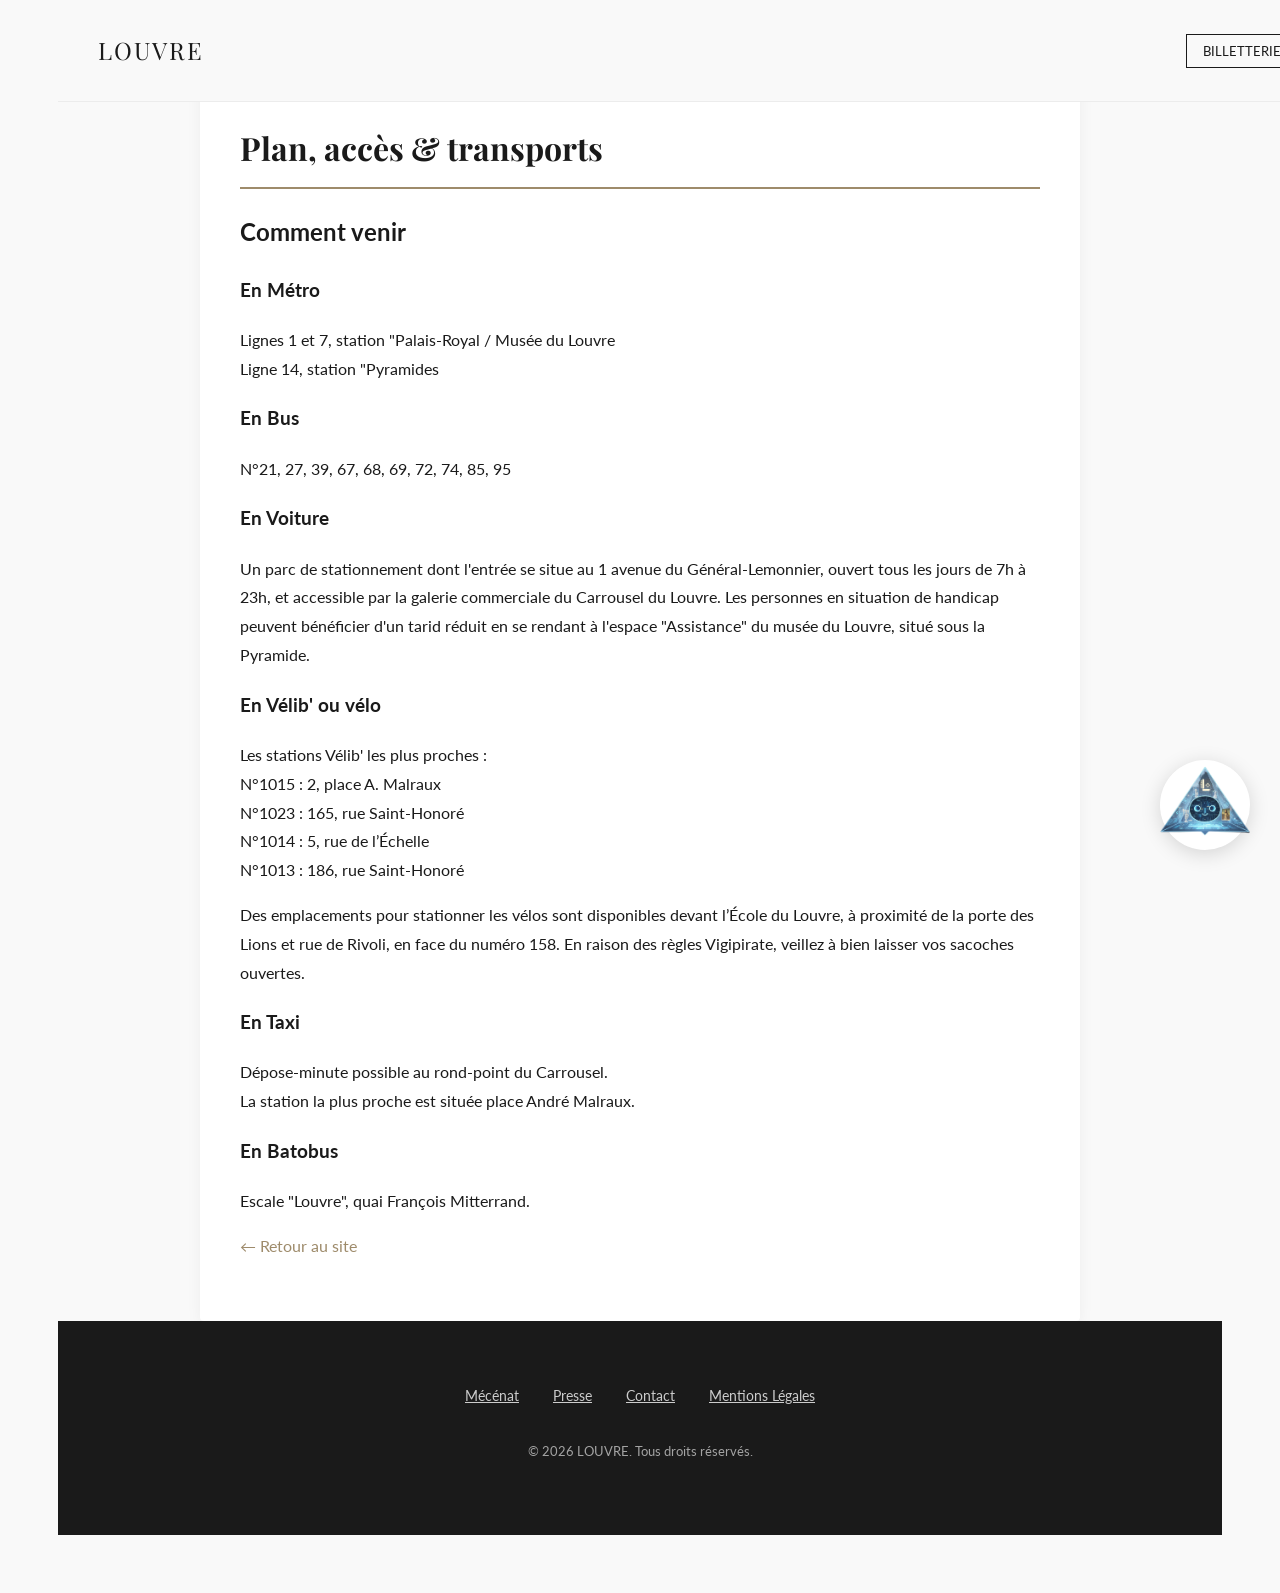
<file: public/plan.html>
<!DOCTYPE html>
<html lang="fr">
<head>
    <meta charset="UTF-8">
    <title>Plan, accès & transports - Louvre</title>
    <link href="https://fonts.googleapis.com/css2?family=Playfair+Display&family=Lato&display=swap" rel="stylesheet">
    <link rel="stylesheet" href="/public/chatbot.css">
    <link rel="stylesheet" href="/public/general.css">
    <style>
        body { font-family: 'Lato', sans-serif; background: #f9f9f9; color: #1a1a1a; padding: 50px; line-height: 1.8; }
        .container { max-width: 800px; margin: 0 auto; background: white; padding: 40px; border-radius: 4px; box-shadow: 0 4px 15px rgba(0,0,0,0.05); }
        h1 { font-family: 'Playfair Display', serif; border-bottom: 2px solid #9e8b6b; padding-bottom: 10px; }
        .back-link { display: inline-block; margin-bottom: 20px; color: #9e8b6b; text-decoration: none; }
        .price-table { width: 100%; border-collapse: collapse; margin-top: 20px; }
        .price-table td { padding: 10px; border-bottom: 1px solid #eee; }
        .price-table td:last-child { text-align: right; font-weight: bold; }
                header {
            position: fixed;
            top: 0;
            width: 100%;
            background: rgba(249, 249, 249, 0.95);
            padding: 20px 0;
            z-index: 1000;
            border-bottom: 1px solid rgba(0,0,0,0.05);
        }
        /* Pour aligner le logo à gauche et le menu à droite */
        .nav-container {
            max-width: 1200px; /* Ajustez selon votre variable --container-width */
            margin: 0 auto;
            display: flex;
            justify-content: space-between;
            align-items: center;
            padding: 0 20px;
        }

        /* Pour que la liste de navigation ne fasse pas de points noirs */
        nav ul {
            display: flex;
            list-style: none;
            gap: 20px;
        }

        /* Style du bouton billetterie s'il est présent */
        .btn-billet {
            border: 1px solid #1a1a1a;
            padding: 8px 16px;
            font-size: 0.8rem;
            text-transform: uppercase;
            text-decoration: none;
            color: #1a1a1a;
        }
        .logo { font-family: var(--font-serif); font-size: 1.5rem; letter-spacing: 2px; text-transform: uppercase; }
        /* --- 7. FOOTER --- */
        footer {
            background: var(--text-color);
            color: var(--white);
            padding: 60px 20px;
            text-align: center;
        }
        
        .footer-links { margin-bottom: 30px; }
        .footer-links a { color: #ccc; margin: 0 15px; font-size: 0.9rem; }
        .copyright { font-size: 0.8rem; opacity: 0.6; }

        /* MOBILE RESPONSIVE */
        @media (max-width: 768px) {
            .hero h1 { font-size: 2.5rem; }
            .nav-container { flex-direction: column; gap: 20px; }
            nav ul { gap: 20px; font-size: 0.8rem; }
            .infos-container { flex-direction: column; }
        }
    </style>
</head>
<body>
        <header>
    <div class="nav-container">
        <div class="logo">
            <a href="index.html" style="text-decoration: none; color: inherit;">Louvre</a>
        </div>
        
        <nav>
            <ul>
                <li><a href="billetterie.html" class="btn-billet">Billetterie</a></li>
            </ul>
        </nav>
    </div>
</header>
    <div class="container">
        <h1>Plan, accès & transports</h1>
        
        <h2>Comment venir</h2>
        <h3>En Métro</h3>
        <p>Lignes 1 et 7, station "Palais-Royal / Musée du Louvre <br> Ligne 14, station "Pyramides</p>
        <h3>En Bus</h3>
        <p>N°21, 27, 39, 67, 68, 69, 72, 74, 85, 95</p>
        <h3>En Voiture</h3>
        <p>Un parc de stationnement dont l'entrée se situe au 1 avenue du Général-Lemonnier, ouvert tous les jours de 7h à 23h, et accessible par la galerie commerciale du Carrousel du Louvre.
            Les personnes en situation de handicap peuvent bénéficier d'un tarid réduit en se rendant à l'espace "Assistance" du musée du Louvre, situé sous la Pyramide. </p>
        <h3>En Vélib' ou vélo</h3>
        <p>Les stations Vélib' les plus proches :<br>
        N°1015 : 2, place A. Malraux<br>
        N°1023 : 165, rue Saint-Honoré<br>
        N°1014 : 5, rue de l’Échelle<br>
        N°1013 : 186, rue Saint-Honoré</p>
        <p>Des emplacements pour stationner les vélos sont disponibles devant l’École du Louvre, à proximité de la porte des Lions et rue de Rivoli, en face du numéro 158. 
        En raison des règles Vigipirate, veillez à bien laisser vos sacoches ouvertes.</p>
        <h3>En Taxi</h3>
        <p>Dépose-minute possible au rond-point du Carrousel.<br>La station la plus proche est située place André Malraux.</p>
        <h3>En Batobus</h3>
        <p>Escale  "Louvre", quai François Mitterrand.</p>

        <a href="index.html" class="back-link">← Retour au site</a>

    </div>

    <footer>
        <div class="footer-links">
            <a href="#">Mécénat</a>
            <a href="#">Presse</a>
            <a href="#">Contact</a>
            <a href="#">Mentions Légales</a>
        </div>
        <p class="copyright">&copy; 2026 LOUVRE. Tous droits réservés.</p>
    </footer>

    <div id="chatbot"></div>

    

    <script src="/public/chatbot.js"></script>

    <script>
        fetch("/public/chatbot.html")
            .then(response => response.text())
            .then(html => {
                // Injection du HTML
                document.getElementById("chatbot").innerHTML = html;
                
                // Initialisation des événements (Entrée/Clic) maintenant que le HTML existe
                if (typeof initChatbot === "function") {
                    initChatbot();
                } else {
                    console.error("La fonction initChatbot n'est pas chargée.");
                }
            })
            .catch(err => console.error("Erreur chargement chatbot:", err));
    </script>

</body>
</html>
</file>
<file: public/chatbot.css>
/* Conteneur global */
.chat-widget-container {
    position: fixed;
    bottom: 50px;
    right: 30px;
    z-index: 2000;
    display: flex;
    flex-direction: column;
    align-items: flex-end;
    pointer-events: none;
}
.chat-widget-container > * { pointer-events: all; }

/* --- LE BOUTON FLOTTANT (AVEC WAVES) --- */
.chat-toggle-btn {
    width: 90px;
    height: 90px;
    background: var(--white);
    border-radius: 60%;
    box-shadow: 0 4px 20px rgba(0,0,0,0.15);
    border: none;
    cursor: pointer;
    display: flex;
    align-items: center;
    justify-content: center;
    padding: 10px;
    position: relative; /* Indispensable pour centrer les ondes */
    transition: all 0.3s cubic-bezier(0.25, 1, 0.5, 1);
    z-index: 2002;
}

/* CRÉATION DES ONDES (WAVES) */
.chat-toggle-btn::before,
.chat-toggle-btn::after {
    content: '';
    position: absolute;
    top: 0; left: 0; right: 0; bottom: 0;
    border-radius: 50%;
    background: var(--accent-color); /* Couleur Or */
    opacity: 0;
    z-index: -1; /* Derrière le bouton blanc */
}

/* Animation de l'onde */
.chat-toggle-btn::before {
    animation: pulse-wave 2.5s infinite ease-out;
}

/* Si le chat est OUVERT, on arrête les ondes pour plus de calme */
.chat-toggle-btn.btn-active::before,
.chat-toggle-btn.btn-active::after {
    animation: none;
    display: none;
}

/* DÉFINITION DE L'ANIMATION */
@keyframes pulse-wave {
    0% {
        transform: scale(1);
        opacity: 0.3; /* Commence semi-transparent */
    }
    100% {
        transform: scale(1.5); /* S'agrandit x2.2 */
        opacity: 0;   /* Devient totalement transparent */
    }
}

/* Effet au survol : Grossissement léger */
.chat-toggle-btn:hover {
    transform: scale(1.1);
    box-shadow: 0 8px 25px rgba(0,0,0,0.25);
}

/* L'IMAGE DU LOGO */
.chat-toggle-btn img {
    width: 100%;
    height: 100%;
    object-fit: contain;
    transition: all 0.4s ease;
    position: absolute; /* Superposition */
    opacity: 1;
    transform: rotate(0deg);
    padding-bottom: 8px;
}

/* LA CROIX DE FERMETURE (SPAN) */
.chat-toggle-btn span {
    position: absolute;
    color: var(--accent-color); /* Couleur Or */
    font-size: 2rem;
    font-family: var(--font-sans);
    font-weight: 300;
    opacity: 0;
    transform: rotate(-90deg); /* Départ tourné */
    transition: all 0.4s ease;
}

/* --- ÉTAT ACTIF (QUAND OUVERT) --- */

/* Le bouton reste grossi ou reprend sa taille (au choix, ici taille normale) */
.chat-toggle-btn.btn-active {
    transform: scale(1); 
    box-shadow: 0 4px 20px rgba(0,0,0,0.1);
}

/* L'image tourne et disparaît */
.chat-toggle-btn.btn-active img {
    opacity: 0;
    transform: rotate(270deg);
    scale: 0.3;
}

/* La croix apparaît et se redresse */
.chat-toggle-btn.btn-active span {
    opacity: 1;
    transform: rotate(0deg);
}

/* BADGE DE NOTIFICATION */
.notification-badge {
    position: absolute;
    top: 0;
    right: 0;
    background-color: #ff3b30; /* Rouge vif */
    color: white;
    border-radius: 50%;
    width: 24px;
    height: 24px;
    display: flex;
    align-items: center;
    justify-content: center;
    font-size: 0.8rem;
    font-weight: bold;
    box-shadow: 0 2px 4px rgba(0,0,0,0.2);
    transform: scale(0);
    transition: transform 0.3s cubic-bezier(0.34, 1.56, 0.64, 1);
    z-index: 2005;
}

.notification-badge.visible {
    transform: scale(1);
}

/* --- LA FENÊTRE DE CHAT --- */
.chat-window {
    width: 350px;
    height: 450px;
    background: var(--white);
    border-radius: 12px;
    box-shadow: 0 15px 50px rgba(0,0,0,0.15);
    overflow: hidden;
    margin-bottom: 20px;
    margin-right: 0;
    display: flex;
    flex-direction: column;
    z-index: 2001;
    
    /* Animation d'apparition */
    opacity: 0;
    visibility: hidden;
    transform-origin: bottom right;
    transform: scale(0.8) translateY(20px);
    transition: all 0.4s cubic-bezier(0.16, 1, 0.3, 1);
}

/* NOUVEAU : Mode "Étendu" (Max 50% width/70% height) */
.chat-window.expanded {
    width: 50vw; /* 50% de la largeur du viewport */
    height: 70vh;
    max-width: 800px; /* Sécurité pour écrans géants */
}

.chat-window.chat-open {
    opacity: 1;
    visibility: visible;
    transform: scale(1) translateY(0);
}

/* HEADER & CONTROLS */
.chat-header { 
    background: var(--accent-color); 
    color: var(--white); 
    padding: 15px 20px; /* Légèrement ajusté */
    display: flex; 
    justify-content: space-between; 
    align-items: center; 
}

/* Alignement des contrôles dans le header */
.header-controls {
    display: flex;
    align-items: center;
    gap: 10px; /* Espace entre le bouton agrandir et la croix */
}

/* Style commun pour les boutons d'icônes du header */
.expand-btn, .close-chat-btn {
    background: none;
    border: none;
    color: white;
    font-size: 1.3rem; /* Taille de la croix et des flèches */
    cursor: pointer;
    padding: 0;
    line-height: 1;
    opacity: 0.8;
    transition: opacity 0.2s;
}

.expand-btn:hover, .close-chat-btn:hover {
    opacity: 1;
}

/* MESSAGES */
.chat-messages { flex: 1; padding: 20px; background: #fcfcfc; overflow-y: auto; font-size: 0.9rem; }

/* Conteneur de message pour gérer le temps en dessous */
.message { 
    margin-bottom: 15px; 
    max-width: 80%; 
    display: flex;
    flex-direction: column;
}
.message.user { margin-left: auto; align-items: flex-end; }
.message.bot { margin-right: auto; align-items: flex-start; }

/* Le contenu visuel (bulle) */
.msg-content {
    padding: 12px 16px;
    border-radius: 12px;
    line-height: 1.5;
    word-wrap: break-word;
}
.message.bot .msg-content { background: #f0f0f0; color: var(--text-color); border-bottom-left-radius: 2px; }
.message.user .msg-content { background: var(--accent-color); color: var(--white); border-bottom-right-radius: 2px; }

/* NOUVEAU : Temps d'exécution discret */
.exec-time {
    font-size: 0.7rem;
    color: #999;
    font-style: italic;
    margin-top: 4px;
    margin-left: 5px;
}

/* NOUVEAU : Animation de chargement (Typing Indicator) */
.typing-indicator {
    display: flex;
    align-items: center;
    justify-content: center;
    height: 24px;
}
.typing-indicator span {
    display: block;
    width: 6px;
    height: 6px;
    background-color: #888;
    border-radius: 50%;
    margin: 0 2px;
    animation: typing 1.4s infinite ease-in-out both;
}
.typing-indicator span:nth-child(1) { animation-delay: -0.32s; }
.typing-indicator span:nth-child(2) { animation-delay: -0.16s; }

/* Style des liens dans les bulles de chat */
.message .msg-content a {
    color: inherit;       /* Garde la couleur du texte (blanc ou noir) */
    text-decoration: underline;
    font-weight: bold;
}

/* On force une couleur visible pour le lien dans la bulle grise (bot) */
.message.bot .msg-content a {
    color: var(--accent-color); /* Couleur Or */
}

@keyframes typing {
    0%, 80%, 100% { transform: scale(0); opacity: 0.6; }
    40% { transform: scale(1); opacity: 1; }
}

/* RESTE DU STYLE (Header, Messages, Input) */
        .chat-header { background: var(--accent-color); color: var(--white); padding: 20px; display: flex; justify-content: space-between; align-items: center; }
        .chat-header h3 { font-family: var(--font-serif); font-size: 1.2rem; margin: 0; font-weight: 400; }
        .close-chat-btn { display: none; } /* On cache la croix du header car on l'a sur le bouton maintenant */
        
        .chat-messages { flex: 1; padding: 20px; background: #fcfcfc; overflow-y: auto; font-size: 1rem; }
        .message { margin-bottom: 15px; max-width: 80%; padding: 12px 16px; border-radius: 12px; line-height: 1.5; width: fit-content; }
        .message.bot { background: #f0f0f0; color: var(--text-color); border-bottom-left-radius: 2px; }
        .message.user { background: var(--accent-color); color: var(--white); margin-left: auto; border-bottom-right-radius: 2px; }
        
        .chat-input-area { padding: 15px; border-top: 1px solid #eee; display: flex; background: var(--white); }
        .chat-input-area input { flex: 1; border: 1px solid #ddd; border-radius: 20px; padding: 10px 15px; outline: none; transition: 0.3s; }
        .chat-input-area input:focus { border-color: var(--accent-color); }
        .send-btn { background: none; border: none; color: var(--accent-color); font-size: 1.2rem; margin-left: 10px; cursor: pointer; }

        @media (max-width: 480px) {
            .chat-window { width: calc(100vw - 40px); height: 60vh; right: 20px; bottom: 90px; }
        }
</file>
<file: public/general.css>
/* --- 1. VARIABLES & CONFIGURATION (MODULABLE ICI) --- */
        :root {
            /* Couleurs */
            --bg-color: #f9f9f9;       /* Fond général très clair */
            --text-color: #1a1a1a;     /* Noir charbon pour le texte */
            --accent-color: #9e8b6b;   /* Or vieilli pour les détails */
            --white: #ffffff;
            
            /* Typographie */
            --font-serif: 'Playfair Display', serif; /* Titres élégants */
            --font-sans: 'Lato', sans-serif;         /* Texte courant lisible */
            
            /* Espacement */
            --container-width: 1200px;
            --section-padding: 80px;
        }
</file>
